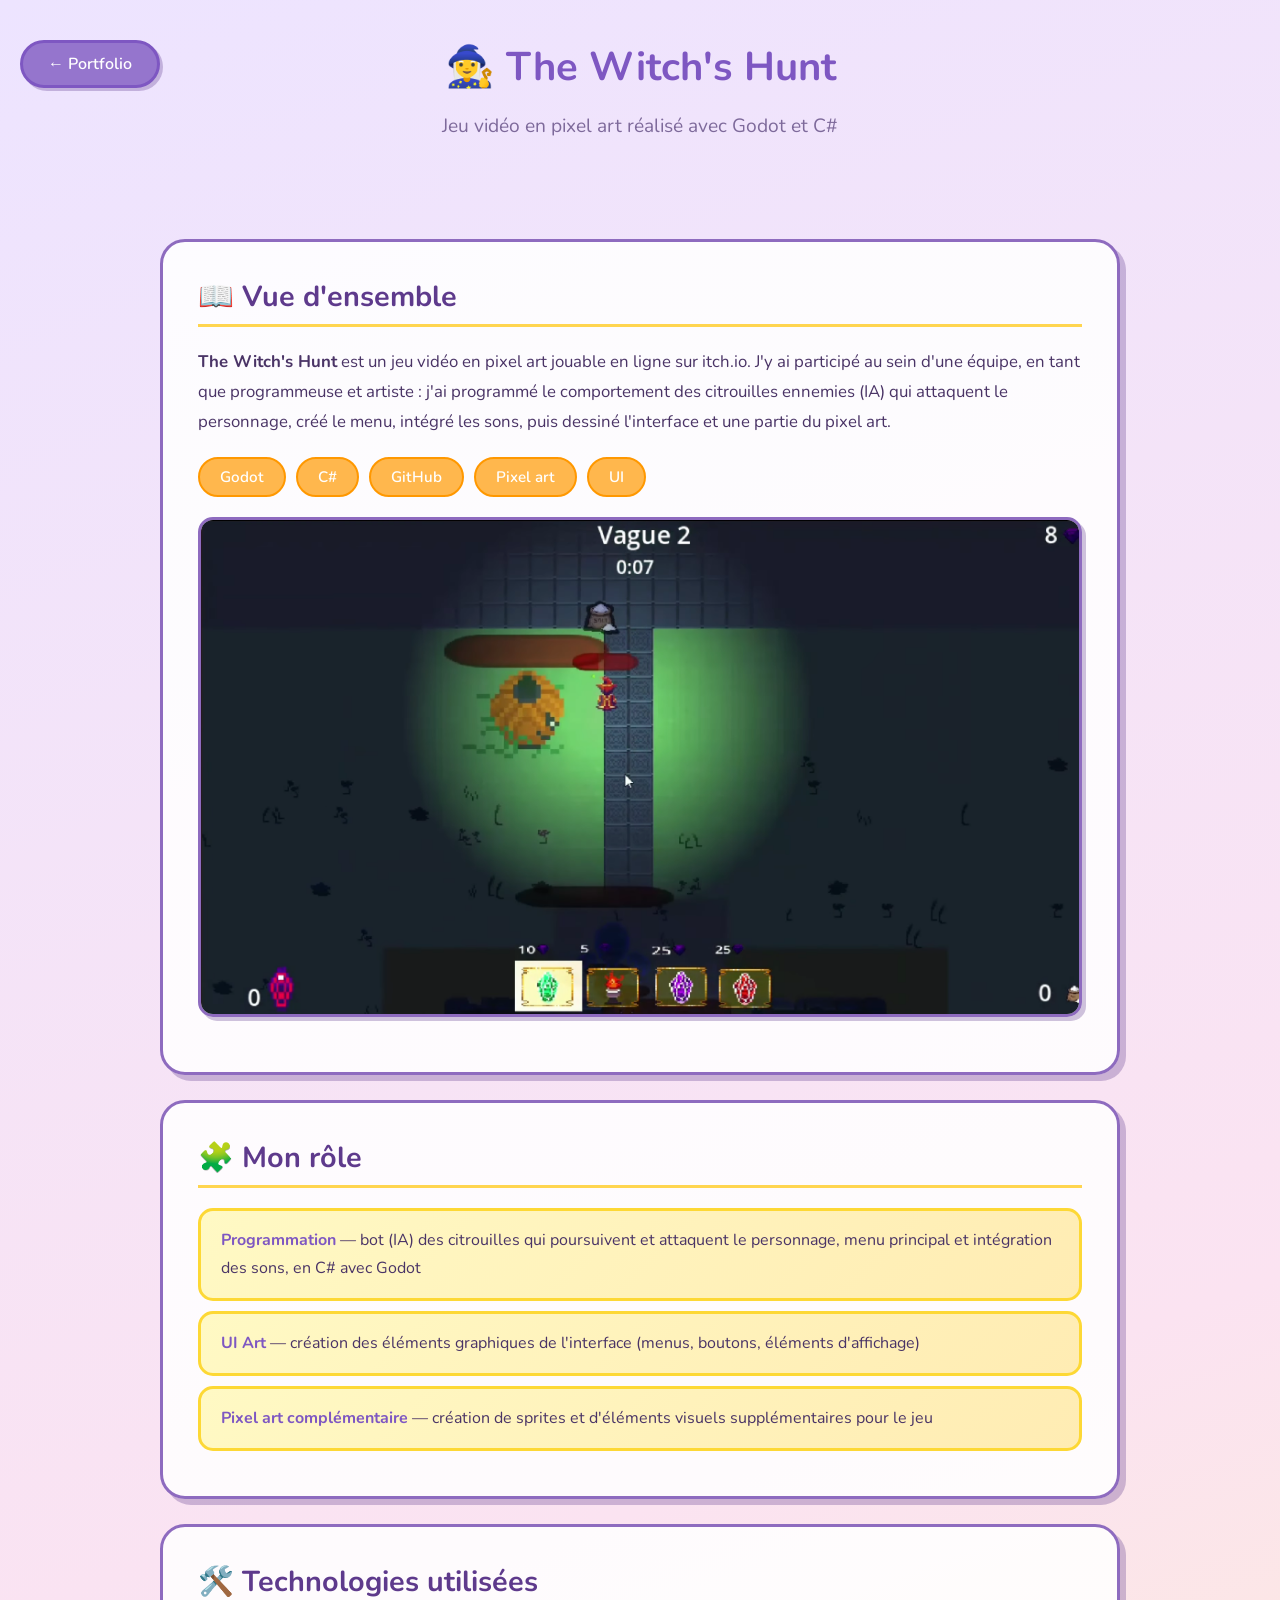
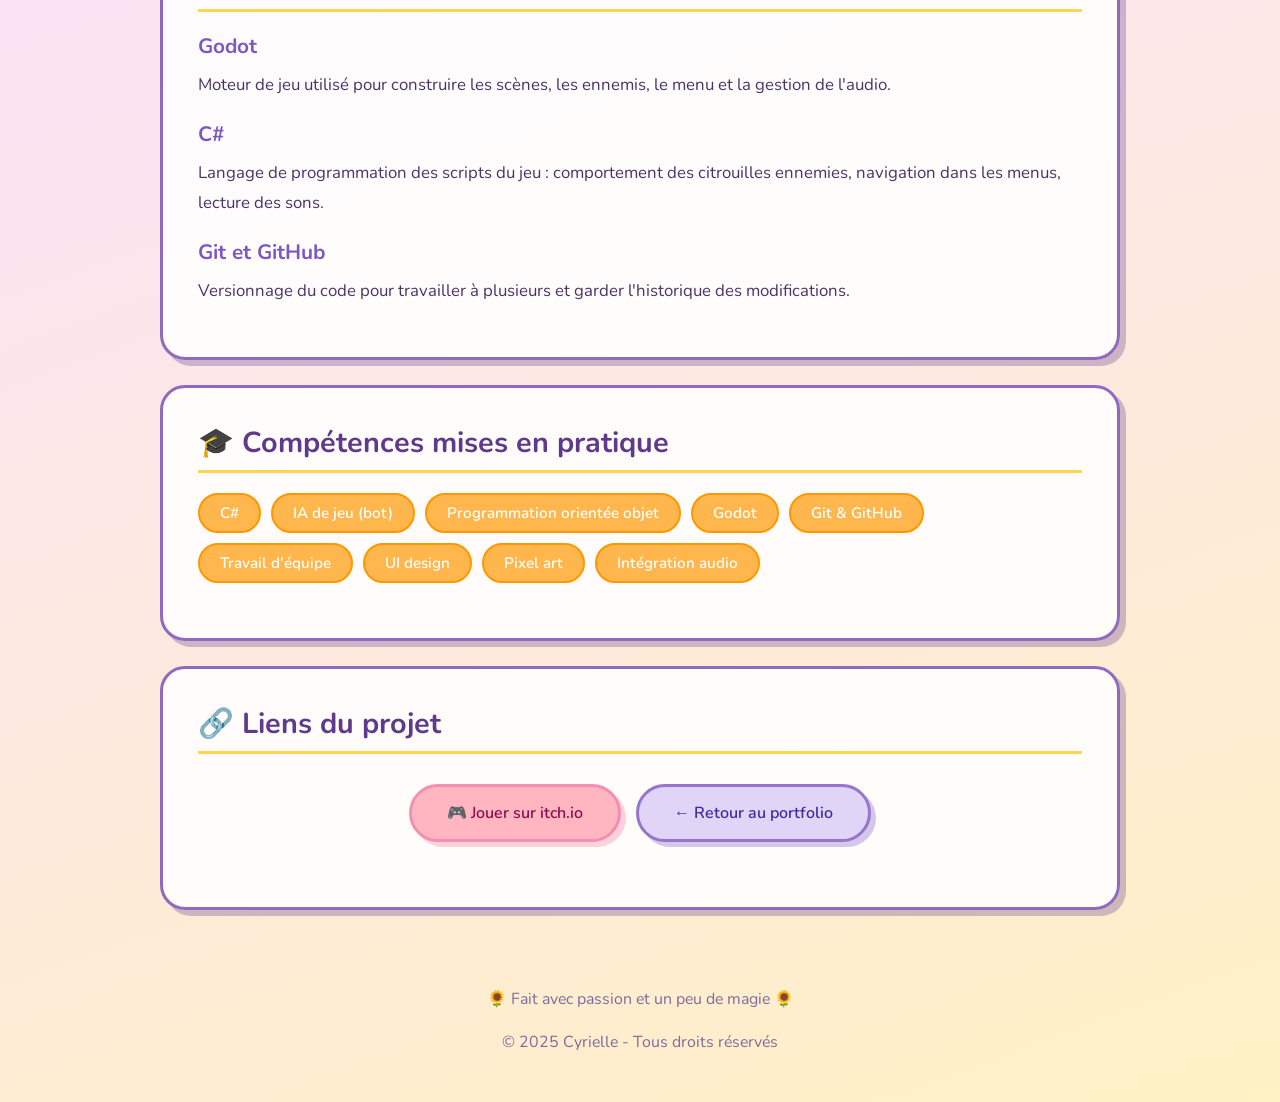
<file: witchs-hunt-project.html>
<!DOCTYPE html>
<html lang="fr">
<head>
    <meta charset="UTF-8">
    <meta name="viewport" content="width=device-width, initial-scale=1.0">
    <title>The Witch's Hunt - Cyrielle Arrault</title>
    <link rel="stylesheet" href="style.css">
</head>
<body>
    <!-- Nuages animés -->
    <div class="cloud cloud1"></div>
    <div class="cloud cloud2"></div>

    <!-- Header -->
    <header>
        <a href="index.html" class="back-btn">← Portfolio</a>
        <h1>🧙‍♀️ The Witch's Hunt</h1>
        <p class="project-subtitle">Jeu vidéo en pixel art réalisé avec Godot et C#</p>
    </header>

    <div class="container">
        <section>
            <h2>📖 Vue d'ensemble</h2>
            <p>
                <strong>The Witch's Hunt</strong> est un jeu vidéo en pixel art jouable en ligne sur itch.io.
                J'y ai participé au sein d'une équipe, en tant que programmeuse et artiste : j'ai programmé le comportement des citrouilles ennemies (IA) qui attaquent le personnage, créé le menu,
                intégré les sons, puis dessiné l'interface et une partie du pixel art.
            </p>
            <div class="tags">
                <span class="tag">Godot</span>
                <span class="tag">C#</span>
                <span class="tag">GitHub</span>
                <span class="tag">Pixel art</span>
                <span class="tag">UI</span>
            </div>
            <!-- Ajoute tes captures d'écran dans image/ puis remplace ce bloc par des balises <img> dans <div class="gallery"> -->
            <div class="gallery"><img src="image/jeu.png" alt="photo du jeu"></div>
        </section>

        <section>
            <h2>🧩 Mon rôle</h2>
            <ul class="role-list">
                <li><strong>Programmation</strong> — bot (IA) des citrouilles qui poursuivent et attaquent le personnage, menu principal et intégration des sons, en C# avec Godot</li>
                <li><strong>UI Art</strong> — création des éléments graphiques de l'interface (menus, boutons, éléments d'affichage)</li>
                <li><strong>Pixel art complémentaire</strong> — création de sprites et d'éléments visuels supplémentaires pour le jeu</li>
            </ul>
        </section>

        <section>
            <h2>🛠️ Technologies utilisées</h2>
            <h3>Godot</h3>
            <p>Moteur de jeu utilisé pour construire les scènes, les ennemis, le menu et la gestion de l'audio.</p>
            <h3>C#</h3>
            <p>Langage de programmation des scripts du jeu : comportement des citrouilles ennemies, navigation dans les menus, lecture des sons.</p>
            <h3>Git et GitHub</h3>
            <p>Versionnage du code pour travailler à plusieurs et garder l'historique des modifications.</p>
        </section>

        <section>
            <h2>🎓 Compétences mises en pratique</h2>
            <div class="tags">
                <span class="tag">C#</span>
                <span class="tag">IA de jeu (bot)</span>
                <span class="tag">Programmation orientée objet</span>
                <span class="tag">Godot</span>
                <span class="tag">Git &amp; GitHub</span>
                <span class="tag">Travail d'équipe</span>
                <span class="tag">UI design</span>
                <span class="tag">Pixel art</span>
                <span class="tag">Intégration audio</span>
            </div>
        </section>

        <section style="text-align: center;">
            <h2>🔗 Liens du projet</h2>
            <div class="cta-buttons">
                <a href="https://hyco75.itch.io/the-witchs-hunt" class="cta-btn" target="_blank" rel="noopener">🎮 Jouer sur itch.io</a>
                <a href="index.html" class="cta-btn secondary">← Retour au portfolio</a>
            </div>
        </section>
    </div>

    <footer>
        <p>🌻 Fait avec passion et un peu de magie 🌻</p>
        <p>© 2025 Cyrielle - Tous droits réservés</p>
    </footer>
</body>
</html>
</file>
<file: style.css>
@import url('https://fonts.googleapis.com/css2?family=Nunito:wght@300;400;500;600;700;800&display=swap');

* {
    margin: 0;
    padding: 0;
    box-sizing: border-box;
    max-width: 100%;
}

body {
    font-family: 'Nunito', sans-serif;
    background: linear-gradient(160deg, #ede4ff 0%, #fbe3f1 55%, #fff1c4 100%);
    color: #4A3466;
    min-height: 100vh;
    overflow-x: hidden;
}

/* Header */
header {
    text-align: center;
    padding: 40px 20px 30px;
    position: relative;
}

.back-btn {
    position: absolute;
    left: 20px;
    top: 40px;
    background: #B39DDB;
    color: white;
    padding: 10px 25px;
    border-radius: 50px;
    text-decoration: none;
    font-weight: 600;
    border: 3px solid #7E57C2;
    box-shadow: 3px 3px 0 rgba(94, 58, 140, 0.3);
    transition: all 0.3s ease;
    display: inline-flex;
    align-items: center;
    gap: 8px;
}

.back-btn:hover {
    transform: translateY(-3px);
    box-shadow: 5px 5px 0 rgba(94, 58, 140, 0.3);
}

h1 {
    font-size: 2.5em;
    margin-bottom: 15px;
    color: #7E57C2;
}

.project-subtitle {
    font-size: 1.2em;
    color: #7E6A9B;
    margin-bottom: 20px;
}

/* Container */
.container {
    max-width: 1000px;
    margin: 0 auto;
    padding: 20px;
}

/* Sections */
section {
    background: rgba(255, 255, 255, 0.88);
    margin: 25px 0;
    padding: 35px;
    border-radius: 25px;
    border: 3px solid #8E6BBF;
    box-shadow: 6px 6px 0 rgba(94, 58, 140, 0.3);
}

h2 {
    color: #5E3A8C;
    font-size: 1.8em;
    margin-bottom: 20px;
    display: flex;
    align-items: center;
    gap: 12px;
}

h3 {
    color: #7E57C2;
    font-size: 1.3em;
    margin: 20px 0 10px 0;
}

p {
    line-height: 1.8;
    margin-bottom: 15px;
    font-size: 1.05em;
}

ul {
    margin-left: 25px;
    line-height: 1.8;
}

li {
    margin-bottom: 10px;
}

/* Tags */
.tags {
    display: flex;
    flex-wrap: wrap;
    gap: 10px;
    margin: 20px 0;
}

.tag {
    background: #FFB74D;
    color: white;
    padding: 8px 20px;
    border-radius: 20px;
    font-size: 0.95em;
    font-weight: 600;
    border: 2px solid #FF9800;
}

/* Image placeholder */
.image-placeholder {
    background: linear-gradient(135deg, #E8EAF6 0%, #C5CAE9 100%);
    border: 3px dashed #7986CB;
    border-radius: 15px;
    padding: 60px 20px;
    text-align: center;
    margin: 25px 0;
    color: #5C6BC0;
    font-weight: 600;
}

.image-placeholder::before {
    display: block;
    font-size: 3em;
    margin-bottom: 15px;
}

.image-placeholder img {
    max-width: 100%;
    height: auto;
    display: block;
    margin: 0 auto;
}

/* Stats box */
.stats-grid {
    display: grid;
    grid-template-columns: repeat(auto-fit, minmax(200px, 1fr));
    gap: 15px;
    margin: 20px 0;
}

.stat-box {
    background: linear-gradient(135deg, #EDE7F6 0%, #D1C4E9 100%);
    padding: 20px;
    border-radius: 15px;
    border: 3px solid #9575CD;
    text-align: center;
}

.stat-number {
    font-size: 2em;
    font-weight: 700;
    color: #4527A0;
    display: block;
}

.stat-label {
    color: #5E35B1;
    font-weight: 600;
    margin-top: 5px;
}

/* Highlight box */
.highlight-box {
    background: linear-gradient(135deg, #FFF9C4 0%, #FFECB3 100%);
    padding: 20px;
    border-radius: 15px;
    border: 3px solid #FDD835;
    margin: 20px 0;
    border-left: 8px solid #7E57C2;
}

/* Code snippet + bouton copier */
.code-snippet {
    display: flex;
    align-items: center;
    justify-content: space-between;
    gap: 12px;
    background: #3B2A57;
    color: #FFECB3;
    padding: 14px 18px;
    border-radius: 12px;
    margin: 0 auto 20px;
    max-width: 560px;
    border: 3px solid #5E3A8C;
    box-shadow: 4px 4px 0 rgba(94, 58, 140, 0.3);
}

.code-snippet code {
    font-family: 'Courier New', Consolas, monospace;
    font-size: 0.9em;
    overflow-x: auto;
    white-space: nowrap;
    text-align: left;
}

.copy-btn {
    flex-shrink: 0;
    background: #FFB74D;
    color: #3B2A57;
    border: 2px solid #FF9800;
    padding: 8px 16px;
    border-radius: 30px;
    font-weight: 700;
    font-family: inherit;
    font-size: 0.9em;
    cursor: pointer;
    transition: transform 0.2s ease, background 0.2s ease;
}

.copy-btn:hover {
    transform: translateY(-2px);
}

.copy-btn.copied {
    background: #A5D6A7;
    border-color: #66BB6A;
    color: #1B5E20;
}

/* CTA Buttons */
.cta-buttons {
    display: flex;
    gap: 15px;
    flex-wrap: wrap;
    justify-content: center;
    margin: 30px 0;
}

.cta-btn {
    background: #FFB6C1;
    color: #880E4F;
    padding: 15px 35px;
    border-radius: 50px;
    text-decoration: none;
    font-weight: 600;
    border: 3px solid #F48FB1;
    box-shadow: 5px 5px 0 rgba(244, 143, 177, 0.4);
    transition: all 0.3s ease;
    display: inline-flex;
    align-items: center;
    gap: 10px;
}

.cta-btn:hover {
    transform: translateY(-3px);
    box-shadow: 7px 7px 0 rgba(244, 143, 177, 0.4);
}

.cta-btn.secondary {
    background: #E1D5F7;
    color: #4527A0;
    border-color: #9575CD;
    box-shadow: 5px 5px 0 rgba(149, 117, 205, 0.4);
}

.cta-btn.secondary:hover {
    box-shadow: 7px 7px 0 rgba(149, 117, 205, 0.4);
}

/* Footer */
footer {
    text-align: center;
    padding: 30px 20px;
    color: #7E6A9B;
    font-size: 0.95em;
}

/* Decorations */
.cloud {
    position: fixed;
    background: rgba(255, 255, 255, 0.7);
    border-radius: 100px;
    opacity: 0.4;
    animation: float 60s infinite linear;
    z-index: -1;
}

.cloud1 { width: 100px; height: 50px; top: 10%; left: -100px; animation-duration: 50s; }
.cloud2 { width: 150px; height: 70px; top: 60%; left: -150px; animation-duration: 70s; }

@keyframes float {
    0% { transform: translateX(0); }
    100% { transform: translateX(100vw); }
}

/* Responsive - tablettes et petits écrans */
@media (max-width: 768px) {
    .container {
        padding: 15px;
    }

    .back-btn {
        position: relative;
        left: 0;
        top: 0;
        margin-bottom: 20px;
    }

    h1 {
        font-size: 1.8em;
        line-height: 1.3;
    }

    .project-subtitle {
        font-size: 1.05em;
    }

    section {
        padding: 25px 20px;
        margin: 18px 0;
        border-radius: 18px;
    }

    h2 {
        font-size: 1.4em;
        gap: 8px;
    }

    h3 {
        font-size: 1.15em;
    }

    p, li {
        font-size: 1em;
    }

    ul {
        margin-left: 20px;
    }

    .image-placeholder {
        padding: 30px 15px;
    }

    .stats-grid {
        grid-template-columns: repeat(auto-fit, minmax(130px, 1fr));
        gap: 12px;
    }

    .stat-number {
        font-size: 1.6em;
    }

    .cta-buttons {
        flex-direction: column;
        align-items: stretch;
        gap: 12px;
    }

    .cta-btn {
        justify-content: center;
        padding: 14px 20px;
        width: 100%;
    }
}

/* Responsive - téléphones étroits */
@media (max-width: 420px) {
    header {
        padding: 30px 15px 20px;
    }

    h1 {
        font-size: 1.5em;
    }

    section {
        padding: 20px 15px;
    }

    .tag {
        padding: 6px 14px;
        font-size: 0.85em;
    }

    .stats-grid {
        grid-template-columns: 1fr 1fr;
    }

    .highlight-box {
        padding: 15px;
        border-left-width: 6px;
    }
}

/* Révélation des sections au scroll (activée en JS) */
section.reveal {
    opacity: 0;
    transform: translateY(24px);
    transition: opacity 0.6s ease, transform 0.6s ease;
}

section.reveal.is-visible {
    opacity: 1;
    transform: translateY(0);
}

/* Respecte les préférences de réduction de mouvement */
@media (prefers-reduced-motion: reduce) {
    .cloud {
        animation: none;
    }

    .back-btn:hover,
    .cta-btn:hover,
    .copy-btn:hover {
        transform: none;
    }

    section.reveal {
        transition: none;
    }
}

@media (max-width: 480px) {
    .code-snippet {
        flex-direction: column;
        align-items: stretch;
    }

    .code-snippet code {
        white-space: normal;
        word-break: break-all;
    }

    .copy-btn {
        width: 100%;
    }
}


/* Page jeu vidéo */
.role-list {
    list-style: none;
    margin-left: 0;
}

.role-list li {
    background: linear-gradient(135deg, #FFF9C4 0%, #FFECB3 100%);
    border: 3px solid #FDD835;
    border-radius: 15px;
    padding: 15px 20px;
}

.role-list li strong {
    color: #7E57C2;
}

.gallery {
    display: grid;
    grid-template-columns: repeat(auto-fit, minmax(240px, 1fr));
    gap: 15px;
    margin: 20px 0;
}

.gallery img {
    width: 100%;
    height: auto;
    border-radius: 15px;
    border: 3px solid #8E6BBF;
    box-shadow: 4px 4px 0 rgba(94, 58, 140, 0.3);
}

/* Accents Raiponce (identiques à la page d'accueil) */
.back-btn { background: #9575CD; border-color: #7E57C2; }
.highlight-box { border-left-color: #F9A825; }
h2 { border-bottom: 3px solid #FFD54F; padding-bottom: 8px; }
</file>
